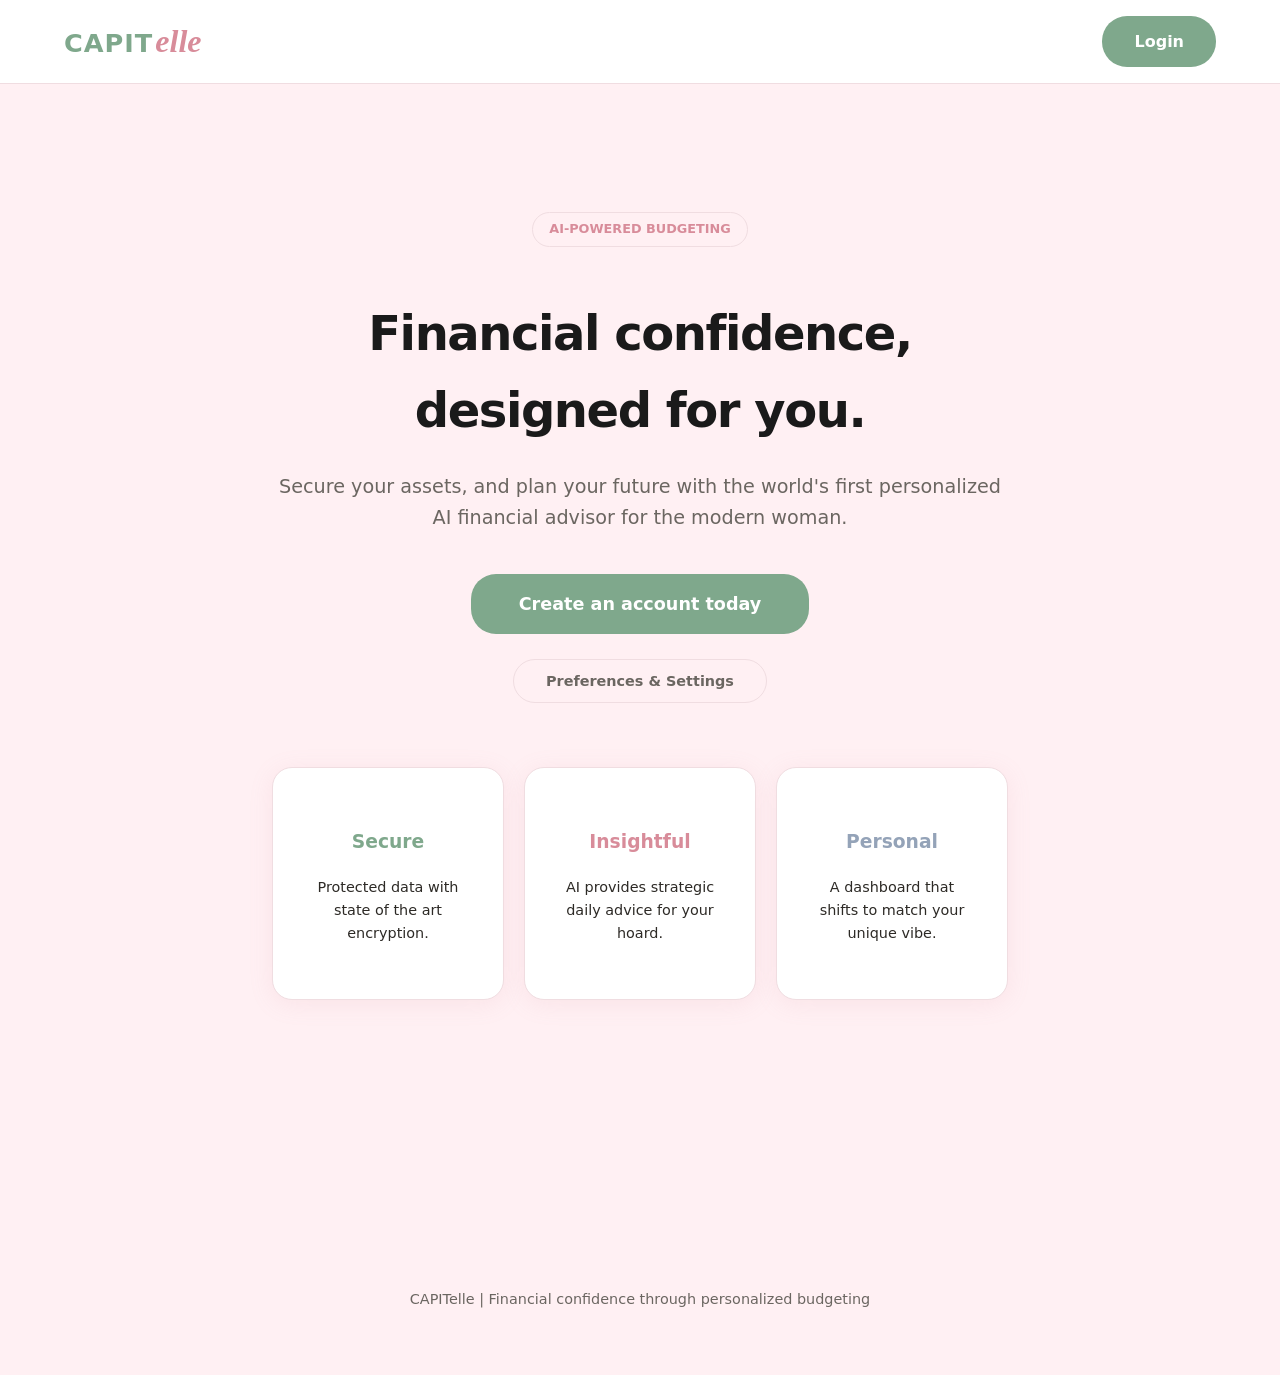
<file: index.html>
<!DOCTYPE html>
<html lang="en">
<head>
    <meta charset="UTF-8">
    <meta name="viewport" content="width=device-width, initial-scale=1.0">
    <title>Welcome | CAPITelle</title>
    <link rel="stylesheet" href="style.css">
    <style>
        /* Simplified Nav for Logout Page */
        .logo { text-decoration: none; font-size: 1.6rem; font-weight: 800; }
        .login-nav { display: flex; justify-content: space-between; align-items: center; padding: 1rem 5%; background: white; border-bottom: 1px solid var(--border); }
        
        .hero-centered { 
            text-align: center; 
            padding: 8rem 2rem; 
            max-width: 800px; 
            margin: 0 auto; 
        }

        .login-btn { 
            background: var(--primary); 
            color: white; 
            padding: 0.8rem 2rem; 
            border-radius: 25px; 
            text-decoration: none; 
            font-weight: 700; 
            transition: 0.3s;
            border: none;
            cursor: pointer;
            display: inline-block;
        }

        /* Style for the new Settings button */
        .secondary-btn {
            background: transparent;
            color: var(--text-muted);
            border: 1px solid var(--border);
            margin-top: 15px;
        }

        .login-btn:hover { opacity: 0.9; transform: translateY(-2px); }
        .secondary-btn:hover { background: #f9fafb; color: var(--primary); border-color: var(--primary); }
        
        .feature-grid { 
            display: grid; 
            grid-template-columns: repeat(3, 1fr); 
            gap: 20px; 
            margin-top: 4rem; 
        }

        .btn-group {
            display: flex;
            flex-direction: column;
            align-items: center;
            gap: 10px;
        }
    </style>
</head>
<body>

<nav class="login-nav">
    <div class="logo">
        <span class="capit">CAPIT</span><span class="elle">elle</span>
    </div>
    <a href="index.html" class="login-btn">Login</a>
</nav>

<div class="container hero-centered">
    <span class="badge">AI-Powered Budgeting</span>
    <h1 style="font-size: 3rem; margin-bottom: 1.5rem;">Financial confidence, <br>designed for you.</h1>
    <p style="font-size: 1.2rem; color: var(--text-muted); margin-bottom: 2.5rem;">
        Secure your assets, and plan your future with the world's first 
        personalized AI financial advisor for the modern woman.
    </p>

    <div class="btn-group">
        <a href="index.html" class="login-btn" style="font-size: 1.1rem; padding: 1rem 3rem;">Create an account today</a>
        <!-- The new Settings button -->
        <a href="settings.html" class="login-btn secondary-btn" style="font-size: 0.9rem; padding: 0.6rem 2rem;">Preferences & Settings</a>
    </div>

    <div class="feature-grid">
        <div class="card" style="text-align: center;">
            <h3 style="color: var(--primary);">Secure</h3>
            <p style="font-size: 0.9rem;">Protected data with state of the art encryption.</p>
        </div>
        <div class="card" style="text-align: center;">
            <h3 style="color: var(--secondary);">Insightful</h3>
            <p style="font-size: 0.9rem;">AI provides strategic daily advice for your hoard.</p>
        </div>
        <div class="card" style="text-align: center;">
            <h3 style="color: #94a3b8;">Personal</h3>
            <p style="font-size: 0.9rem;">A dashboard that shifts to match your unique vibe.</p>
        </div>
    </div>
</div>

<div class="footer" style="margin-top: 4rem;">
    CAPITelle | Financial confidence through personalized budgeting
</div>

</body>
</html>
</file>
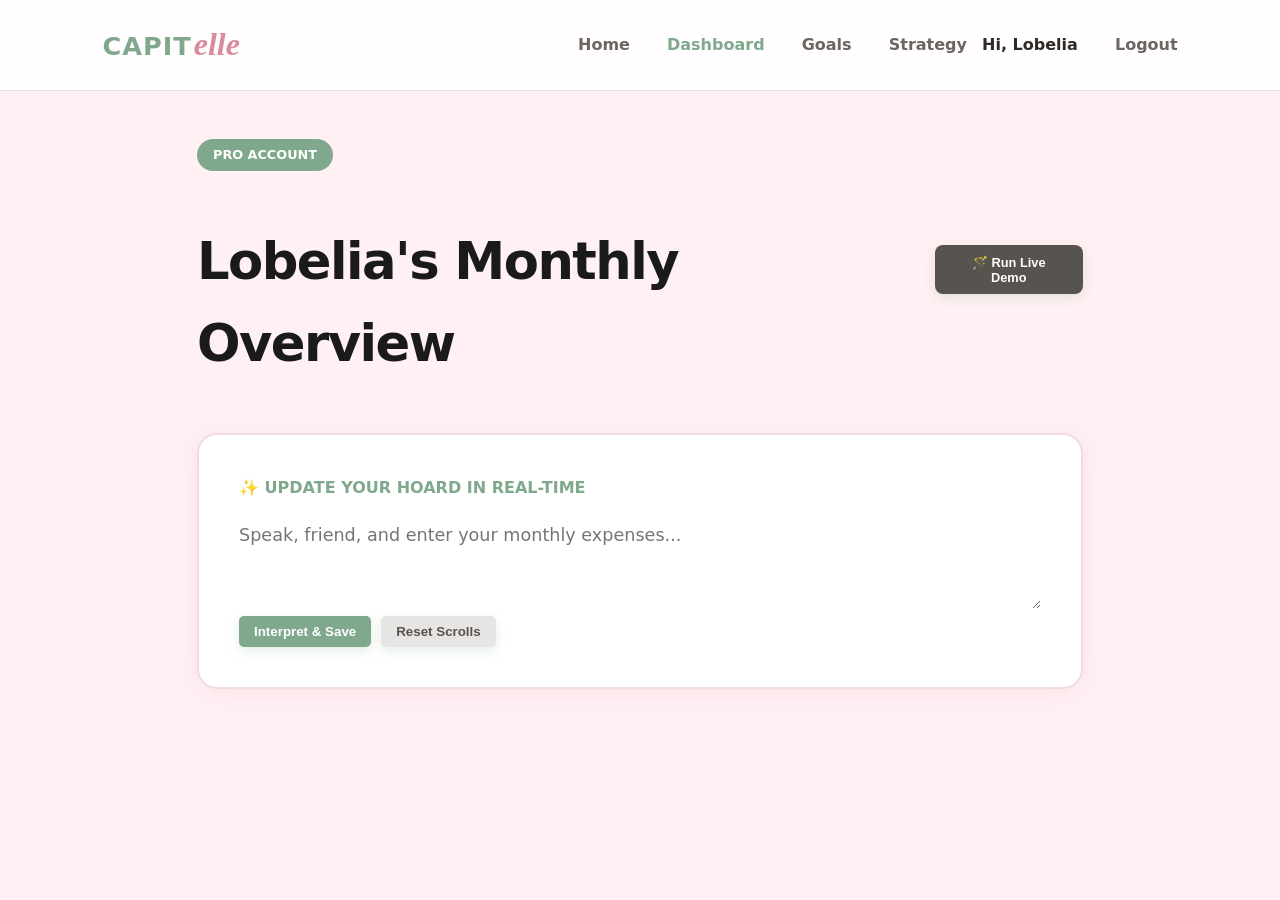
<file: dashboard.html>
<!DOCTYPE html>
<html lang="en">
<head>
    <meta charset="UTF-8">
    <meta name="viewport" content="width=device-width, initial-scale=1.0">
    <title>Dashboard | CAPITelle Pro</title>
    <link rel="stylesheet" href="style.css">
    <style>
        .logo { text-decoration: none; font-size: 1.6rem; font-weight: 800; }
        /* Set initial display to none for the demo transition */
        .main-layout { display: none; grid-template-columns: 1fr 320px; gap: 20px; margin-top: 20px; }
        .split-grid { display: grid; grid-template-columns: 1fr 1fr; gap: 20px; margin-top: 20px; }
        
        .account-card { background: #f9fafb; border: 1px solid var(--border); border-radius: 12px; padding: 15px; margin-bottom: 12px; }
        .account-name { font-size: 0.75rem; color: var(--text-muted); text-transform: uppercase; font-weight: 700; letter-spacing: 0.5px; }
        .account-balance { font-size: 1.2rem; font-weight: 800; color: var(--text-main); margin: 4px 0; }
        .account-type { font-size: 0.7rem; background: #e5e7eb; padding: 2px 8px; border-radius: 10px; display: inline-block; }
        
        .mini-goal-card { background: #fffbeb; border: 2px solid #fcd34d; border-radius: 12px; padding: 15px; margin-top: 20px; display: none; }
        .mini-bar-bg { background: #fef3c7; height: 8px; border-radius: 4px; margin: 10px 0; overflow: hidden; }
        .mini-bar-fill { background: #d4af37; height: 100%; width: 0%; transition: width 1s ease-in-out; }

        .data-list { list-style: none; padding: 0; margin-top: 15px; }
        .data-item { display: flex; justify-content: space-between; padding: 10px 0; border-bottom: 1px dashed var(--border); font-size: 0.95rem; }
        .fixed-text { color: var(--primary); font-weight: 700; }
        .life-text { color: var(--secondary); font-weight: 700; }
        .total-row { margin-top: 15px; padding-top: 10px; border-top: 2px solid var(--border); font-weight: 800; font-size: 1.1rem; }
        
        .demo-btn { background: #57534E; color: white; border: none; padding: 0.6rem 1.2rem; border-radius: 8px; cursor: pointer; font-size: 0.8rem; }
        
        @media (max-width: 1024px) { .main-layout { grid-template-columns: 1fr; } }
    </style>
</head>
<body>
    <nav>
        <a href="index.html" class="logo"><span class="capit">CAPIT</span><span class="elle">elle</span></a>
        <div class="nav-links">
            <a href="landing.html">Home</a>
            <a href="dashboard.html" style="font-weight: 800; color: var(--primary);">Dashboard</a>
            <a href="goals.html">Goals</a>
            <a href="strategy.html">Strategy</a>
            <a href="settings.html" style="font-weight: 800; color: var(--text-main); margin-left: 10px;">Hi, Lobelia</a>
            <a href="index.html" class="logout-btn">Logout</a>
        </div>
    </nav>

    <div class="container">
        <div style="display: flex; justify-content: space-between; align-items: center; margin-bottom: 2rem;">
            <div>
                <span class="badge" style="background: var(--primary); color: white; border: none;">PRO ACCOUNT</span>
                <h1>Lobelia's Monthly Overview</h1>
            </div>
            <button class="demo-btn" onclick="runDemo()">🪄 Run Live Demo</button>
        </div>

        <!-- Input Section Always Visible -->
        <div class="card ai-input-wrapper">
            <label style="font-weight: 700; color: var(--primary); display: block; margin-bottom: 0.5rem;">✨ UPDATE YOUR HOARD IN REAL-TIME</label>
            <textarea id="aiInput" placeholder="Speak, friend, and enter your monthly expenses..."></textarea>
            <div style="display: flex; gap: 10px;">
                <button onclick="runDemo()" style="background: var(--primary); color: white; border: none; padding: 8px 15px; border-radius: 5px; cursor: pointer;">Interpret & Save</button> 
                <button onclick="resetDemo()" style="background: #E7E5E4; color: #57534E; border: none; padding: 8px 15px; border-radius: 5px; cursor: pointer;">Reset Scrolls</button>
            </div>
        </div>

        <!-- Data Display Hidden by Default -->
        <div class="main-layout" id="dashboardContent">
            <div class="content-col">
                <div class="split-grid">
                    <div class="card">
                        <span class="badge">Fixed (Monthly Rations)</span>
                        <ul class="data-list" id="fixedList"></ul>
                        <div class="total-row" id="fixedTotal">Total Fixed: $0</div>
                    </div>
                    
                    <div class="card">
                        <span class="badge" style="color: var(--secondary); border-color: var(--secondary);">Lifestyle & Silverware</span>
                        <ul class="data-list" id="lifeList"></ul>
                        <div class="total-row" id="lifeTotal" style="color: var(--secondary);">Total Lifestyle: $0</div>
                    </div>
                </div>

                <div id="insightCard" class="card" style="border-left: 6px solid var(--primary); margin-top: 20px;">
                    <h3>AI Smart Strategy</h3>
                    <p id="aiInsightText">Load the demo to see if your hoard is safe from the Bagginses.</p>
                </div>
            </div>

            <div class="sidebar-col">
                <h3 style="margin-bottom: 15px;">Linked Accounts</h3>
                <div class="account-card">
                    <div class="account-name">Main Checking</div>
                    <div class="account-balance">$15,420.00</div>
                    <div class="account-type">Sackville Bank</div>
                </div>

                <div class="mini-goal-card" id="miniGoalWidget">
                    <div class="account-name" style="color: #92400e;">Active Quest</div>
                    <div id="miniGoalTitle" style="font-weight: 800; font-size: 1rem; margin: 5px 0;">Reclaiming Bag End</div>
                    <div class="mini-bar-bg"><div id="miniBarFill" class="mini-bar-fill"></div></div>
                    <div style="display: flex; justify-content: space-between; font-size: 0.75rem; font-weight: 700;">
                        <span id="miniCur">$0</span>
                        <span id="miniTar">$15,000</span>
                    </div>
                </div>
            </div>
        </div>
    </div>

    <script>
        window.onload = function() {
            loadDashboard();
        };

        function runDemo() {
            const demoPrompt = "Income is 10000 gold. Rent is 1200, Pony is 350. Monthly meals: Breakfast (600), Second Breakfast (750), Elevenses (450), Luncheon (1200), Afternoon Tea (600), Dinner (1800), and Supper (900). Plus 80 for polish and 200 for umbrellas.";
            document.getElementById('aiInput').value = demoPrompt;
            
            const demoData = {
                fixed: [
                    {label: "Bag End Upkeep", val: -1200}, 
                    {label: "Pony Rental", val: -350},
                    {label: "Breakfast (Mo)", val: -600},
                    {label: "Second Breakfast (Mo)", val: -750},
                    {label: "Elevenses (Mo)", val: -450},
                    {label: "Luncheon (Mo)", val: -1200},
                    {label: "Afternoon Tea (Mo)", val: -600},
                    {label: "Dinner (Mo)", val: -1800},
                    {label: "Supper (Mo)", val: -900}
                ],
                life: [
                    {label: "Silverware Polish", val: -80}, 
                    {label: "Umbrella Collection", val: -200}
                ]
            };

            setTimeout(() => { 
                localStorage.setItem('capitelle_data', JSON.stringify(demoData)); 
                localStorage.setItem('capitelle_savings', 3000); 
                loadDashboard(); 
                document.getElementById('aiInput').value = ""; 
            }, 1000);
        }

        function loadDashboard() {
            const data = JSON.parse(localStorage.getItem('capitelle_data'));
            const content = document.getElementById('dashboardContent');
            const widget = document.getElementById('miniGoalWidget');
            const fList = document.getElementById('fixedList'), lList = document.getElementById('lifeList');
            
            if (!data) {
                content.style.display = "none";
                widget.style.display = "none";
                return;
            }

            // Reveal the layout
            content.style.display = "grid";

            fList.innerHTML = ""; lList.innerHTML = "";
            let fTotal = 0, lTotal = 0;

            data.fixed.forEach(item => { 
                fTotal += Math.abs(item.val); 
                fList.innerHTML += `<li class="data-item"><span>${item.label}</span><span class="fixed-text">$${Math.abs(item.val).toLocaleString()}</span></li>`; 
            });

            data.life.forEach(item => { 
                lTotal += Math.abs(item.val); 
                lList.innerHTML += `<li class="data-item"><span>${item.label}</span><span class="life-text">$${Math.abs(item.val).toLocaleString()}</span></li>`; 
            });

            document.getElementById('fixedTotal').innerText = `Total Fixed: $${fTotal.toLocaleString()}`;
            document.getElementById('lifeTotal').innerText = `Total Lifestyle: $${lTotal.toLocaleString()}`;

            const savings = localStorage.getItem('capitelle_savings');
            if(savings) {
                widget.style.display = "block";
                document.getElementById('miniCur').innerText = `$${parseInt(savings).toLocaleString()}`;
                document.getElementById('miniBarFill').style.width = "20%"; 
                document.getElementById('aiInsightText').innerText = "AI Insight: Your monthly rations are set. You are spending $6,300 on food alone—perhaps cut back on Second Breakfast?";
            }
        }

        function resetDemo() { 
            localStorage.removeItem('capitelle_data'); 
            localStorage.removeItem('capitelle_savings');
            document.getElementById('aiInput').value = "";
            loadDashboard(); 
        }
    </script>
</body>
</html>
</file>
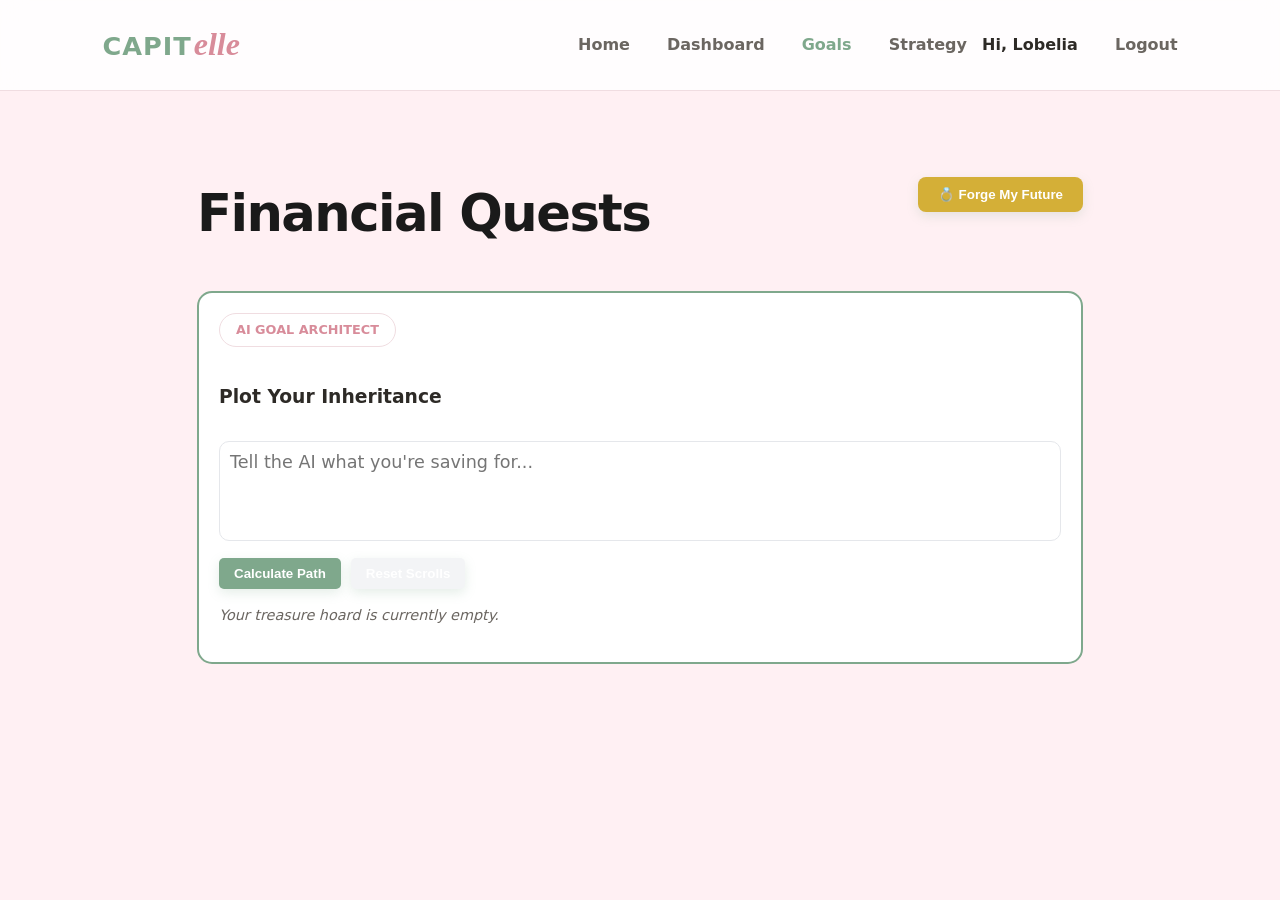
<file: goals.html>
<!DOCTYPE html>
<html lang="en">
<head>
    <meta charset="UTF-8">
    <meta name="viewport" content="width=device-width, initial-scale=1.0">
    <title>Goals | CAPITelle Pro</title>
    <link rel="stylesheet" href="style.css">
    <style>
        .logo { text-decoration: none; font-size: 1.6rem; font-weight: 800; }
        .goals-grid { display: grid; grid-template-columns: 1fr 1fr; gap: 20px; margin-top: 20px; }
        .ai-goal-box { border: 2px solid var(--primary); background: #fff; border-radius: 15px; padding: 20px; grid-column: span 2; }
        .ai-input { width: 100%; height: 80px; border: 1px solid #e5e7eb; border-radius: 10px; padding: 10px; margin: 10px 0; font-family: inherit; resize: none; }
        #questLogContainer { display: contents; }
        .goal-card { background: white; padding: 20px; border-radius: 15px; border: 1px solid var(--border); animation: slideIn 0.5s ease-out forwards; }
        @keyframes slideIn { from { opacity: 0; transform: translateY(20px); } to { opacity: 1; transform: translateY(0); } }
        .progress-track { background: #f3f4f6; height: 10px; border-radius: 10px; margin: 15px 0; overflow: hidden; }
        .progress-bar { height: 100%; width: 0%; transition: width 1.5s ease-in-out; }
        .demo-btn-gold { background: #D4AF37; color: white; border: none; padding: 10px 20px; border-radius: 8px; cursor: pointer; font-weight: 700; margin-bottom: 20px; }
        .quest-log-header { grid-column: span 2; margin-top: 20px; border-bottom: 2px solid #e5e7eb; padding-bottom: 10px; color: var(--text-main); display: none; }
        @media (max-width: 768px) { .goals-grid { grid-template-columns: 1fr; } .ai-goal-box { grid-column: span 1; } }
    </style>
</head>
<body>
    <nav>
        <a href="index.html" class="logo"><span class="capit">CAPIT</span><span class="elle">elle</span></a>
        <div class="nav-links">
            <a href="index.html">Home</a>
            <a href="dashboard.html">Dashboard</a>
            <a href="goals.html" style="font-weight: 800; color: var(--primary);">Goals</a>
            <a href="strategy.html">Strategy</a>
            <a href="settings.html" style="font-weight: 800; color: var(--text-main); margin-left: 10px;">Hi, Lobelia</a>
            <a href="logout.html" class="logout-btn">Logout</a>
        </div>
    </nav>
    <div class="container">
        <div style="display: flex; justify-content: space-between; align-items: center; margin-bottom: 1rem;">
            <h1>Financial Quests</h1>
            <button class="demo-btn-gold" onclick="runGoalDemo()">💍 Forge My Future</button>
        </div>

        <div class="goals-grid">
            <div class="ai-goal-box">
                <span class="badge">AI Goal Architect</span>
                <h3>Plot Your Inheritance</h3>
                <textarea id="aiGoalInput" class="ai-input" placeholder="Tell the AI what you're saving for..."></textarea>
                <div style="display: flex; gap: 10px;">
                    <button onclick="runGoalDemo()" style="background: var(--primary); color: white; border: none; padding: 8px 15px; border-radius: 5px; cursor: pointer;">Calculate Path</button>
                    <button onclick="resetGoals()" style="background: #f3f4f6; border: none; padding: 8px 15px; border-radius: 5px; cursor: pointer;">Reset Scrolls</button>
                </div>
                <p id="aiGoalInsight" style="margin-top: 15px; font-size: 0.9rem; color: var(--text-muted); font-style: italic;">Your treasure hoard is currently empty.</p>
            </div>

            <h2 id="questHeader" class="quest-log-header">Active Quest Log</h2>
            <div id="questLogContainer"></div>
        </div>
    </div>

    <script>
        // PERSISTENCE LOGIC: Check if demo already ran
        window.onload = function() {
            if (localStorage.getItem('capitelle_savings')) {
                renderGoalCards();
            }
        };

        function createGoalCard(title, current, target, badgeText, color, eta = "") {
            const pct = (current / target) * 100;
            const etaHtml = eta ? `<p style="font-size: 0.8rem; color: var(--text-muted);">${eta}</p>` : "";
            return `
                <div class="goal-card" style="border-left: 5px solid ${color}">
                    <span class="badge" style="color: ${color}; border-color: ${color};">${badgeText}</span>
                    <h3>${title}</h3>
                    <div style="display: flex; justify-content: space-between; margin-top: 20px;">
                        <span>$${current.toLocaleString()}</span>
                        <span style="font-weight: 700;">$${target.toLocaleString()}</span>
                    </div>
                    <div class="progress-track"><div class="progress-bar" style="background: ${color}; width: ${pct}%"></div></div>
                    ${etaHtml}
                </div>`;
        }

        function runGoalDemo() {
            const input = document.getElementById('aiGoalInput');
            input.value = "I want to reclaim Bag End (15,000 gold). I have 3,000 gold. Also need silverware (800) and an umbrella (25,000).";

            setTimeout(() => {
                localStorage.setItem('capitelle_savings', 3000); 
                renderGoalCards();
                input.value = "";
            }, 1000);
        }

        function renderGoalCards() {
            document.getElementById('questLogContainer').innerHTML = "";
            document.getElementById('questHeader').style.display = "block";
            
            const goals = [
                { t: "Reclaiming Bag End", c: 3000, tg: 15000, b: "Main Quest", col: "#D4AF37", e: "ETA: 14 months" },
                { t: "Silverware Restoration", c: 650, tg: 800, b: "Side Quest", col: "var(--secondary)", e: "" },
                { t: "Dragon-Proofing", c: 2500, tg: 5000, b: "Shield Guard", col: "#ef4444", e: "" },
                { t: "The Mithril Umbrella", c: 500, tg: 25000, b: "Legendary", col: "#8b5cf6", e: "" }
            ];

            goals.forEach(g => { 
                document.getElementById('questLogContainer').innerHTML += createGoalCard(g.t, g.c, g.tg, g.b, g.col, g.e); 
            });

            document.getElementById('aiGoalInsight').innerHTML = "AI Insight: Your hoard is synced across all scrolls.";
        }

        function resetGoals() {
            localStorage.removeItem('capitelle_savings');
            document.getElementById('questLogContainer').innerHTML = "";
            document.getElementById('questHeader').style.display = "none";
            document.getElementById('aiGoalInput').value = "";
            document.getElementById('aiGoalInsight').innerText = "The scrolls have been burned.";
        }
    </script>
</body>
</html>
</file>
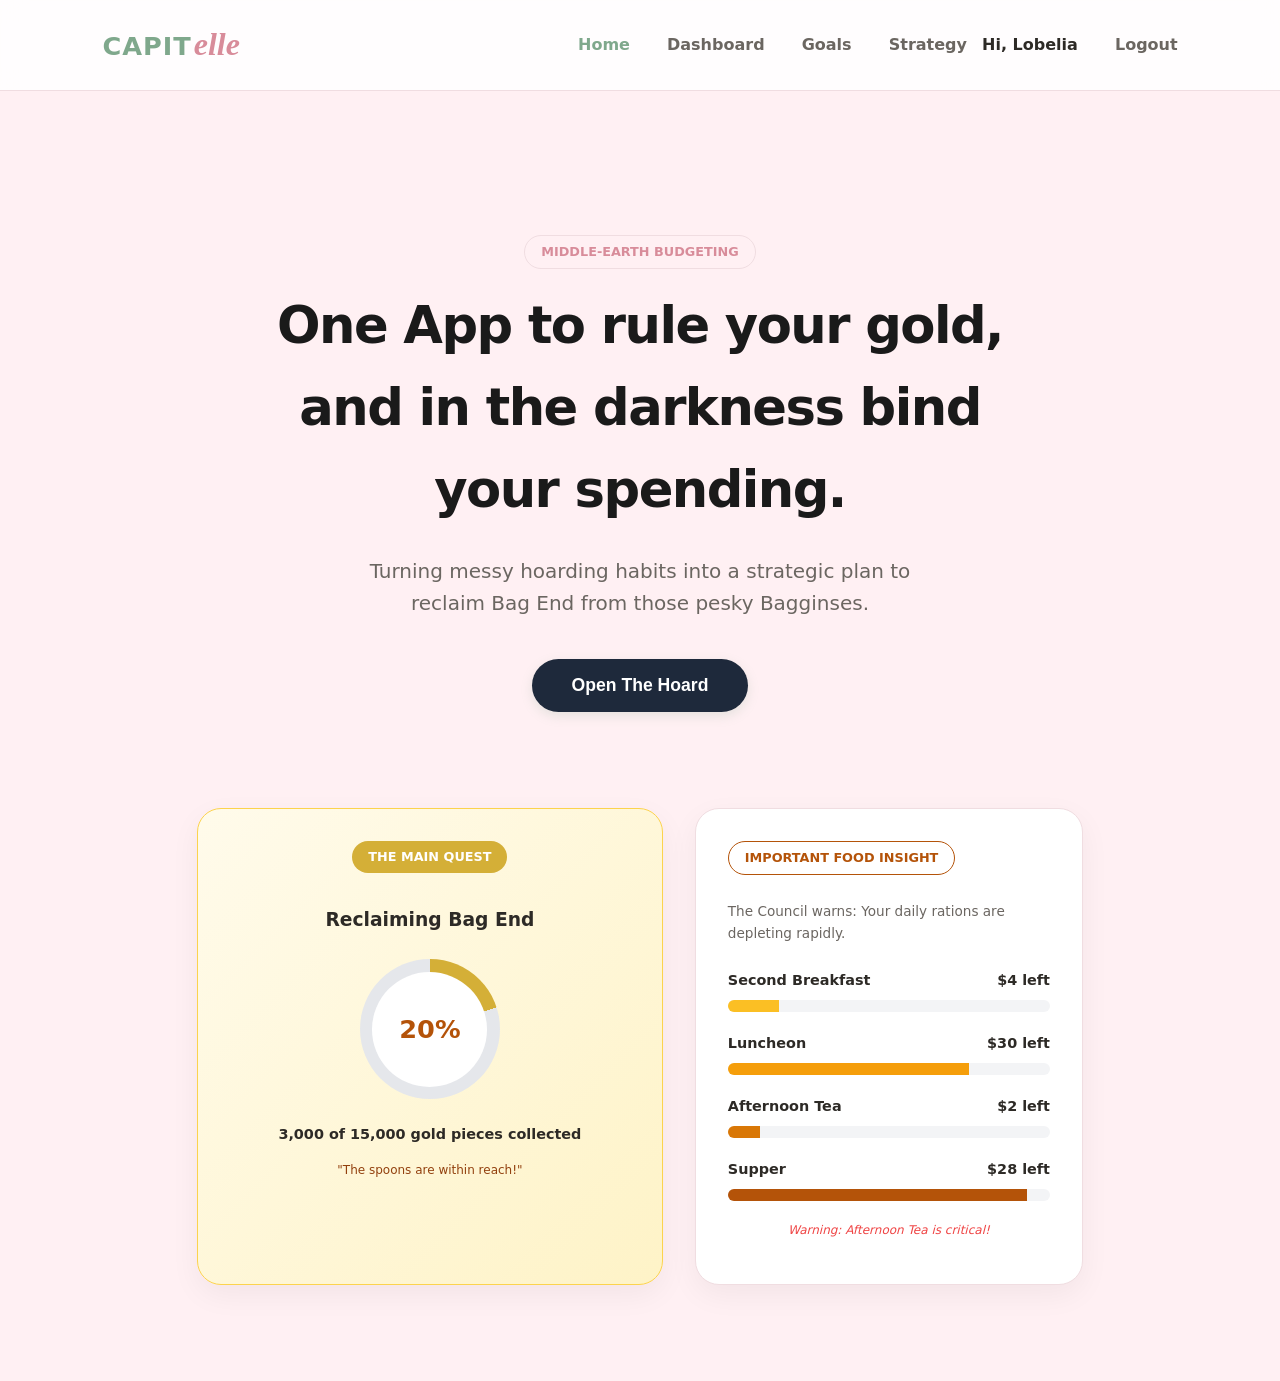
<file: landing.html>
<!DOCTYPE html>
<html lang="en">
<head>
    <meta charset="UTF-8">
    <meta name="viewport" content="width=device-width, initial-scale=1.0">
    <title>CAPITelle | AI Personal Finance</title>
    <link rel="stylesheet" href="style.css">
    <style>
        .logo { text-decoration: none; font-size: 1.6rem; font-weight: 800; }
        .preview-section { display: grid; grid-template-columns: 1.2fr 1fr; gap: 2rem; margin: 6rem 0; align-items: start; text-align: left; }
        .preview-card { background: white; padding: 2rem; border-radius: 24px; box-shadow: 0 10px 30px rgba(0,0,0,0.05); border: 1px solid var(--border); height: 100%; }
        .preview-label { display: flex; justify-content: space-between; font-weight: 600; font-size: 0.9rem; margin-bottom: 8px; }
        .preview-bar { background: #f3f4f6; height: 12px; border-radius: 10px; margin-bottom: 20px; overflow: hidden; }
        .preview-fill { height: 100%; width: 0%; transition: width 2s cubic-bezier(0.1, 0.5, 0.1, 1); }
        
        /* THEMED WIDGET */
        .savings-widget { background: linear-gradient(135deg, #fffbeb 0%, #fef3c7 100%); border: 1px solid #fcd34d; text-align: center; }
        .circular-progress { width: 140px; height: 140px; border-radius: 50%; background: conic-gradient(#D4AF37 0deg, #e5e7eb 0deg); display: flex; align-items: center; justify-content: center; margin: 1.5rem auto; position: relative; transition: 1s; }
        .circular-progress::before { content: ""; position: absolute; width: 115px; height: 115px; background: white; border-radius: 50%; }
        .percentage-val { position: relative; font-weight: 800; font-size: 1.6rem; color: #b45309; }
        
        @media (max-width: 900px) { .preview-section { grid-template-columns: 1fr; } }
    </style>
</head>
<body>
    <nav>
        <a href="index.html" class="logo"><span class="capit">CAPIT</span><span class="elle">elle</span></a>
        <div class="nav-links">
            <a href="landing.html" style="font-weight: 800; color: var(--primary);">Home</a>
            <a href="dashboard.html">Dashboard</a>
            <a href="goals.html">Goals</a>
            <a href="strategy.html">Strategy</a>
            <a href="settings.html" style="font-weight: 800; color: var(--text-main); margin-left: 10px;">Hi, Lobelia</a>
            <a href="index.html" class="logout-btn">Logout</a>
        </div>
    </nav>

    <div class="container" style="text-align: center; padding-top: 6rem;">
        <span class="badge">Middle-Earth Budgeting</span>
        <h1 style="max-width: 800px; margin: 0 auto;">One App to rule your gold, <br>and in the darkness bind your spending.</h1>
        <p style="font-size: 1.25rem; color: var(--text-muted); max-width: 600px; margin: 1.5rem auto 2.5rem;">Turning messy hoarding habits into a strategic plan to reclaim Bag End from those pesky Bagginses.</p>
        <a href="dashboard.html"><button style="font-size: 1.1rem; padding: 1rem 2.5rem; background-color: #1e293b;">Open The Hoard</button></a>

        <div class="preview-section">
            <!-- REFLECTS THE GOALS PROMPT (3000 / 15000) -->
            <div class="preview-card savings-widget">
                <span class="badge" style="background: #D4AF37; color: white; border: none;">The Main Quest</span>
                <h3 style="margin-top: 1rem;">Reclaiming Bag End</h3>
                <div class="circular-progress" id="circle"><span class="percentage-val" id="totalPercent">20%</span></div>
                <p id="savingsStatus" style="font-size: 0.9rem; color: var(--text-main); font-weight: 600;">3,000 of 15,000 gold pieces collected</p>
                <p style="font-size: 0.75rem; color: #92400e; margin-top: 5px;">"The spoons are within reach!"</p>
            </div>

            <!-- IMPORTANT INSIGHTS (FOOD FOCUSED) -->
            <div class="preview-card">
                <span class="badge" style="color: #b45309; border-color: #b45309;">Important Food Insight</span>
                <p style="font-size: 0.85rem; margin-top: 10px; color: var(--text-muted);">The Council warns: Your daily rations are depleting rapidly.</p>
                <div style="margin-top: 1.5rem;">
                    <div class="preview-label"><span>Second Breakfast</span><span>$4 left</span></div>
                    <div class="preview-bar"><div id="pBar1" class="preview-fill" style="background: #fbbf24;"></div></div>
                    
                    <div class="preview-label"><span>Luncheon</span><span>$30 left</span></div>
                    <div class="preview-bar"><div id="pBar2" class="preview-fill" style="background: #f59e0b;"></div></div>
                    
                    <div class="preview-label"><span>Afternoon Tea</span><span>$2 left</span></div>
                    <div class="preview-bar"><div id="pBar3" class="preview-fill" style="background: #d97706;"></div></div>
                    
                    <div class="preview-label"><span>Supper</span><span>$28 left</span></div>
                    <div class="preview-bar"><div id="pBar4" class="preview-fill" style="background: #b45309;"></div></div>
                </div>
                <p style="font-size: 0.75rem; font-style: italic; text-align: center; color: #ef4444;">Warning: Afternoon Tea is critical!</p>
            </div>
        </div>
    </div>

    <script>
        window.onload = function() {
            // Set the circular progress for the Quest (20%)
            const percent = 20;
            const deg = percent * 3.6;
            document.getElementById('circle').style.background = `conic-gradient(#D4AF37 ${deg}deg, #e5e7eb ${deg}deg)`;

            // Animate the food bars
            setTimeout(() => {
                document.getElementById('pBar1').style.width = "16%"; // $4/$25
                document.getElementById('pBar2').style.width = "75%"; // $30/$40
                document.getElementById('pBar3').style.width = "10%"; // $2/$20
                document.getElementById('pBar4').style.width = "93%"; // $28/$30
            }, 500);
        }
    </script>
</body>
</html>
</file>
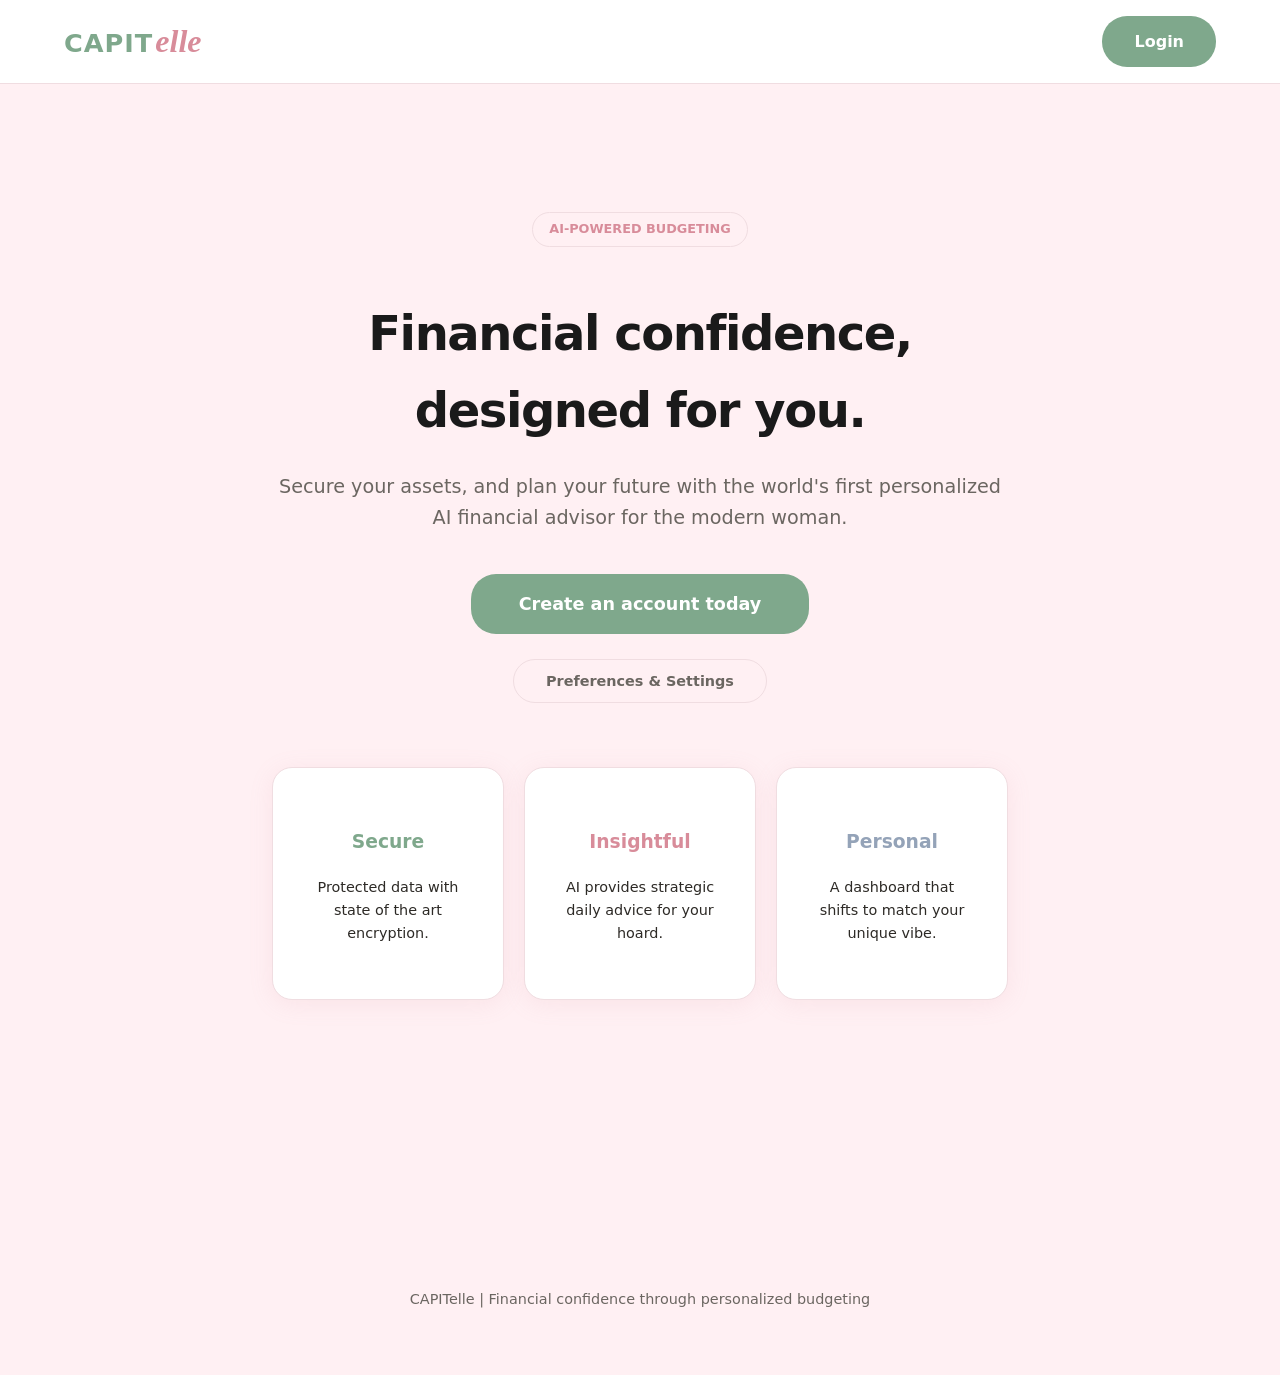
<file: logout.html>
<!DOCTYPE html>
<html lang="en">
<head>
    <meta charset="UTF-8">
    <meta name="viewport" content="width=device-width, initial-scale=1.0">
    <title>Welcome | CAPITelle</title>
    <link rel="stylesheet" href="style.css">
    <style>
        /* Simplified Nav for Logout Page */
        .logo { text-decoration: none; font-size: 1.6rem; font-weight: 800; }
        .login-nav { display: flex; justify-content: space-between; align-items: center; padding: 1rem 5%; background: white; border-bottom: 1px solid var(--border); }
        
        .hero-centered { 
            text-align: center; 
            padding: 8rem 2rem; 
            max-width: 800px; 
            margin: 0 auto; 
        }

        .login-btn { 
            background: var(--primary); 
            color: white; 
            padding: 0.8rem 2rem; 
            border-radius: 25px; 
            text-decoration: none; 
            font-weight: 700; 
            transition: 0.3s;
            border: none;
            cursor: pointer;
            display: inline-block;
        }

        /* Style for the new Settings button */
        .secondary-btn {
            background: transparent;
            color: var(--text-muted);
            border: 1px solid var(--border);
            margin-top: 15px;
        }

        .login-btn:hover { opacity: 0.9; transform: translateY(-2px); }
        .secondary-btn:hover { background: #f9fafb; color: var(--primary); border-color: var(--primary); }
        
        .feature-grid { 
            display: grid; 
            grid-template-columns: repeat(3, 1fr); 
            gap: 20px; 
            margin-top: 4rem; 
        }

        .btn-group {
            display: flex;
            flex-direction: column;
            align-items: center;
            gap: 10px;
        }
    </style>
</head>
<body>

<nav class="login-nav">
    <div class="logo">
        <span class="capit">CAPIT</span><span class="elle">elle</span>
    </div>
    <a href="index.html" class="login-btn">Login</a>
</nav>

<div class="container hero-centered">
    <span class="badge">AI-Powered Budgeting</span>
    <h1 style="font-size: 3rem; margin-bottom: 1.5rem;">Financial confidence, <br>designed for you.</h1>
    <p style="font-size: 1.2rem; color: var(--text-muted); margin-bottom: 2.5rem;">
        Secure your assets, and plan your future with the world's first 
        personalized AI financial advisor for the modern woman.
    </p>

    <div class="btn-group">
        <a href="index.html" class="login-btn" style="font-size: 1.1rem; padding: 1rem 3rem;">Create an account today</a>
        <!-- The new Settings button -->
        <a href="settings.html" class="login-btn secondary-btn" style="font-size: 0.9rem; padding: 0.6rem 2rem;">Preferences & Settings</a>
    </div>

    <div class="feature-grid">
        <div class="card" style="text-align: center;">
            <h3 style="color: var(--primary);">Secure</h3>
            <p style="font-size: 0.9rem;">Protected data with state of the art encryption.</p>
        </div>
        <div class="card" style="text-align: center;">
            <h3 style="color: var(--secondary);">Insightful</h3>
            <p style="font-size: 0.9rem;">AI provides strategic daily advice for your hoard.</p>
        </div>
        <div class="card" style="text-align: center;">
            <h3 style="color: #94a3b8;">Personal</h3>
            <p style="font-size: 0.9rem;">A dashboard that shifts to match your unique vibe.</p>
        </div>
    </div>
</div>

<div class="footer" style="margin-top: 4rem;">
    CAPITelle | Financial confidence through personalized budgeting
</div>

</body>
</html>
</file>
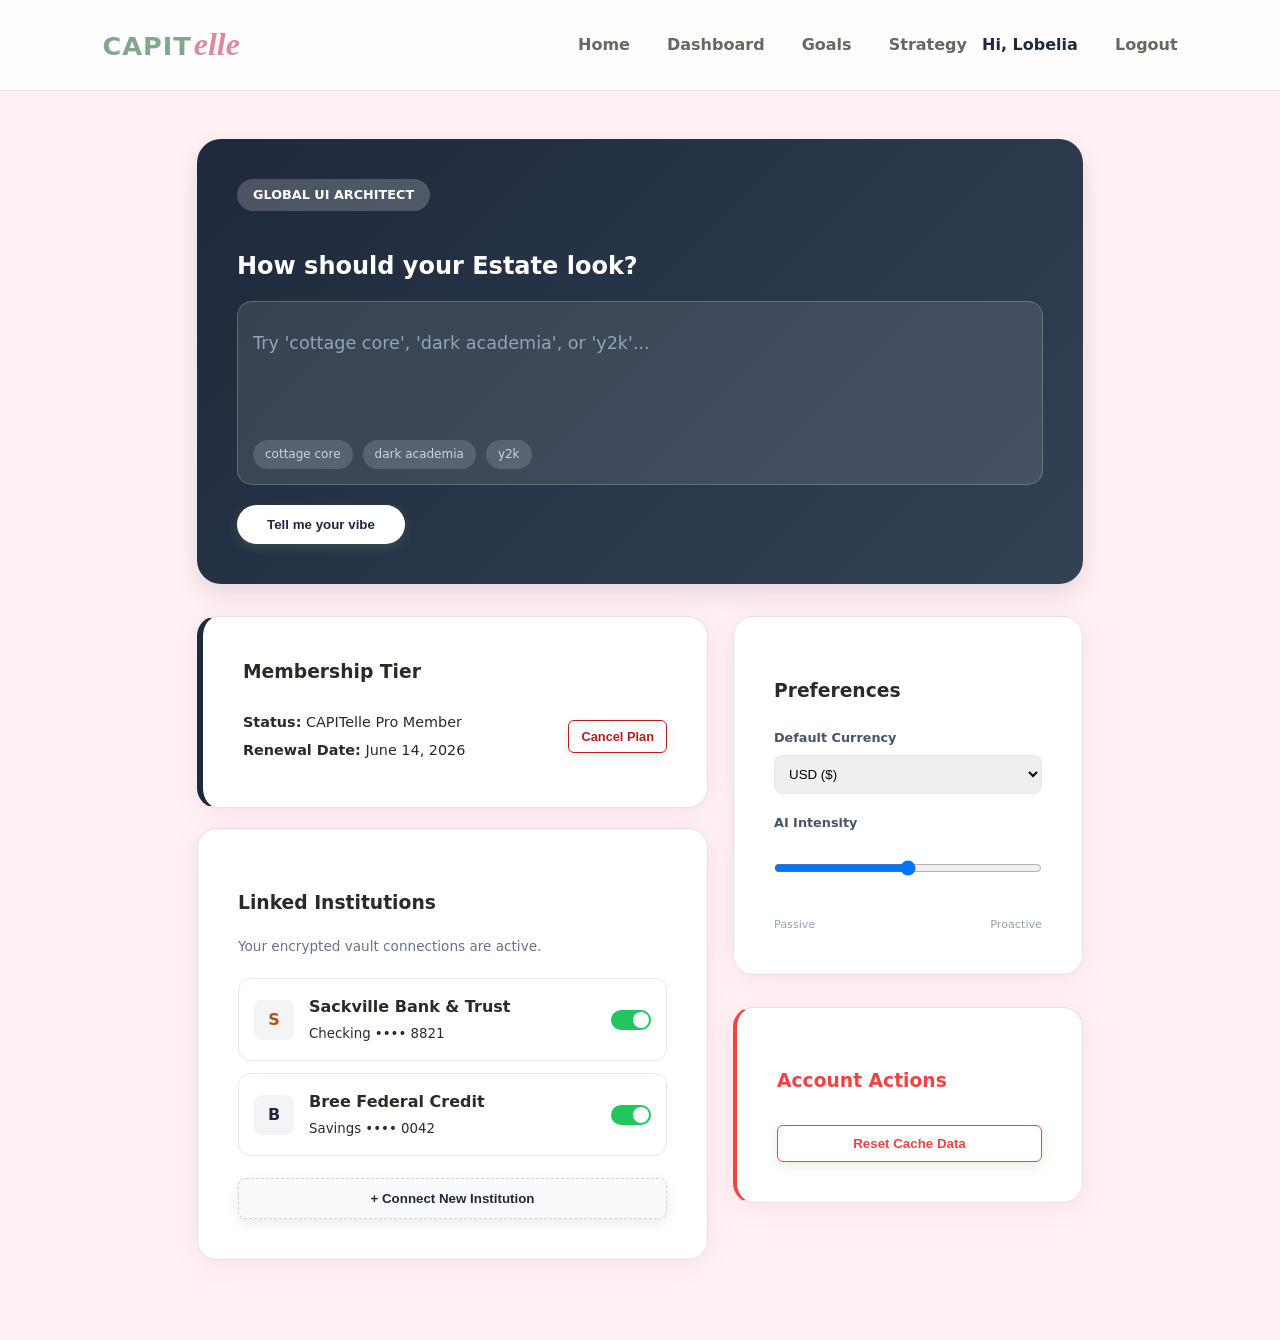
<file: settings.html>
<!DOCTYPE html>
<html lang="en">
<head>
    <meta charset="UTF-8">
    <meta name="viewport" content="width=device-width, initial-scale=1.0">
    <title>Settings | CAPITelle Pro</title>
    <link rel="stylesheet" href="style.css">
    <style>
        .logo { text-decoration: none; font-size: 1.6rem; font-weight: 800; }
        .settings-grid { display: grid; grid-template-columns: 1fr 350px; gap: 25px; margin-top: 2rem; }
        
        /* AI CONFIG PROMPT SECTION */
        .ai-config-box { 
            background: linear-gradient(135deg, #1e293b 0%, #334155 100%); 
            color: white; 
            padding: 2.5rem; 
            border-radius: 24px; 
            margin-bottom: 2rem;
            box-shadow: 0 10px 25px rgba(0,0,0,0.1);
        }
        .ai-config-box h2 { color: white; margin-bottom: 1rem; }
        .config-input-area { background: rgba(255,255,255,0.1); border-radius: 15px; padding: 15px; border: 1px solid rgba(255,255,255,0.2); }
        .config-input-area textarea { 
            width: 100%; 
            background: transparent; 
            border: none; 
            color: white; 
            font-family: inherit; 
            font-size: 1.1rem; 
            height: 80px;
            resize: none; 
            outline: none;
        }
        .config-input-area textarea::placeholder { color: #94a3b8; }
        .example-tags { margin-top: 15px; display: flex; gap: 10px; flex-wrap: wrap; }
        .tag { font-size: 0.75rem; background: rgba(255,255,255,0.15); padding: 5px 12px; border-radius: 20px; color: #cbd5e1; cursor: pointer; transition: 0.3s; }
        .tag:hover { background: #64748b; color: white; }

        /* BANK CONNECTION CARDS */
        .bank-card { 
            display: flex; 
            align-items: center; 
            justify-content: space-between; 
            padding: 15px; 
            border: 1px solid #e2e8f0; 
            border-radius: 12px; 
            margin-bottom: 12px; 
        }
        .bank-info { display: flex; gap: 15px; align-items: center; }
        .bank-icon { width: 40px; height: 40px; background: #f3f4f6; border-radius: 8px; display: flex; align-items: center; justify-content: center; font-weight: 800; }
        
        .toggle { width: 40px; height: 20px; background: #cbd5e1; border-radius: 20px; position: relative; cursor: pointer; }
        .toggle.active { background: #22c55e; }
        .toggle::before { content: ""; position: absolute; width: 16px; height: 16px; background: white; border-radius: 50%; top: 2px; left: 2px; transition: 0.3s; }
        .toggle.active::before { left: 22px; }

        @media (max-width: 900px) { .settings-grid { grid-template-columns: 1fr; } }
    </style>
</head>
<body>
    <nav>
        <a href="landing.html" class="logo"><span class="capit">CAPIT</span><span class="elle">elle</span></a>
        <div class="nav-links">
            <a href="landing.html">Home</a>
            <a href="dashboard.html">Dashboard</a>
            <a href="goals.html">Goals</a>
            <a href="strategy.html">Strategy</a>
            <a href="settings.html" style="font-weight: 800; color: #1e293b; margin-left: 10px;">Hi, Lobelia</a>
            <a href="index.html" class="logout-btn" onclick="localStorage.clear()">Logout</a>
        </div>
    </nav>

    <div class="container">
        <!-- AI CONFIG PROMINENT AT TOP -->
        <div class="ai-config-box">
            <span class="badge" style="background: rgba(255,255,255,0.2); border: none; color: white;">Global UI Architect</span>
            <h2>How should your Estate look?</h2>
            <div class="config-input-area">
                <textarea id="vibeInput" placeholder="Try 'cottage core', 'dark academia', or 'y2k'..."></textarea>
                <div class="example-tags">
                    <span class="tag" onclick="useTag('cottage core')">cottage core</span>
                    <span class="tag" onclick="useTag('dark academia')">dark academia</span>
                    <span class="tag" onclick="useTag('y2k')">y2k</span>
                </div>
            </div>
            <button onclick="applyVibe()" style="margin-top: 20px; background: white; color: #1e293b; border: none; padding: 12px 30px; border-radius: 30px; font-weight: 700; cursor: pointer;">Tell me your vibe</button>
        </div>

        <div class="settings-grid">
            <div class="main-settings-col">
                <!-- Estate Membership Section -->
                <div class="card" style="margin-bottom: 20px; border-left: 6px solid #1e293b;">
                    <h3 style="margin-top: 0;">Membership Tier</h3>
                    <div style="display: flex; justify-content: space-between; align-items: center;">
                        <div>
                            <p style="margin: 5px 0; font-size: 0.9rem;">
                                <strong>Status:</strong> CAPITelle Pro Member
                            </p>
                            <p style="margin: 5px 0; font-size: 0.9rem;">
                                <strong>Renewal Date:</strong> June 14, 2026
                            </p>
                        </div>
                        <button onclick="confirmUnsubscribe()" style="background: transparent; color: #b91c1c; border: 1px solid #b91c1c; padding: 8px 12px; border-radius: 6px; cursor: pointer; font-size: 0.8rem;">
                            Cancel Plan
                        </button>
                    </div>
                </div>

                <!-- BANK CONNECTION DASHBOARD -->
                <div class="card">
                    <h3>Linked Institutions</h3>
                    <p style="color: #64748b; font-size: 0.85rem; margin-bottom: 20px;">Your encrypted vault connections are active.</p>
                    
                    <div class="bank-card">
                        <div class="bank-info">
                            <div class="bank-icon" style="color: #b45309;">S</div>
                            <div><b>Sackville Bank & Trust</b><br><small>Checking •••• 8821</small></div>
                        </div>
                        <div class="toggle active"></div>
                    </div>

                    <div class="bank-card">
                        <div class="bank-info">
                            <div class="bank-icon" style="color: #1e293b;">B</div>
                            <div><b>Bree Federal Credit</b><br><small>Savings •••• 0042</small></div>
                        </div>
                        <div class="toggle active"></div>
                    </div>

                    <button style="width: 100%; background: #f8fafc; color: #1e293b; border: 1px dashed #cbd5e1; margin-top: 10px; padding: 12px; border-radius: 8px; cursor: pointer; font-weight: 600;">+ Connect New Institution</button>
                </div>
            </div>

            <!-- OTHER PREFERENCES -->
            <div>
                <div class="card">
                    <h3>Preferences</h3>
                    <div style="margin-top: 15px;">
                        <label style="font-size: 0.8rem; font-weight: 700; color: #475569;">Default Currency</label>
                        <select style="width: 100%; padding: 10px; border: 1px solid #e2e8f0; border-radius: 8px; margin-top: 5px; margin-bottom: 15px;">
                            <option>USD ($)</option>
                            <option>EUR (€)</option>
                            <option>GBP (£)</option>
                            <option>Gold Pieces (GP)</option>
                        </select>

                        <label style="font-size: 0.8rem; font-weight: 700; color: #475569;">AI Intensity</label>
                        <input type="range" style="width: 100%; margin-top: 10px;">
                        <div style="display: flex; justify-content: space-between; font-size: 0.7rem; color: #94a3b8; margin-top: 5px;">
                            <span>Passive</span>
                            <span>Proactive</span>
                        </div>
                    </div>
                </div>
            
                <div class="card" style="margin-top: 20px; border-left: 4px solid #ef4444;">
                    <h3 style="color: #ef4444;">Account Actions</h3>
                    <button onclick="localStorage.clear(); location.reload();" style="background: transparent; border: 1px solid #ef4444; color: #ef4444; width: 100%; margin-top: 10px; padding: 10px; border-radius: 6px; cursor: pointer; font-weight: 600;">Reset Cache Data</button>
                </div>
            </div>
        </div>
    </div>

    <script>
        function useTag(text) {
            document.getElementById('vibeInput').value = text;
        }

        function applyVibe() {
            const vibe = document.getElementById('vibeInput').value.toLowerCase();
            
            if (vibe.includes('cottage core')) {
                window.location.href = 'vibe_cottage.html';
            } else if (vibe.includes('dark academia')) {
                window.location.href = 'vibe_academia.html';
            } else if (vibe.includes('y2k')) {
                window.location.href = 'vibe_y2k.html';
            } else {
                alert("The AI Architect is searching for that specific vibe. Try 'cottage core', 'dark academia', or 'y2k' for the preview demo!");
            }
        }

        function confirmUnsubscribe() {
            if (confirm("Are you sure you want to cancel your Pro membership?")) {
                window.location.href = "logout_2.html"; 
            }
        }

        document.querySelectorAll('.toggle').forEach(t => {
            t.onclick = function() { this.classList.toggle('active'); }
        });
    </script>
</body>
</html>
</file>
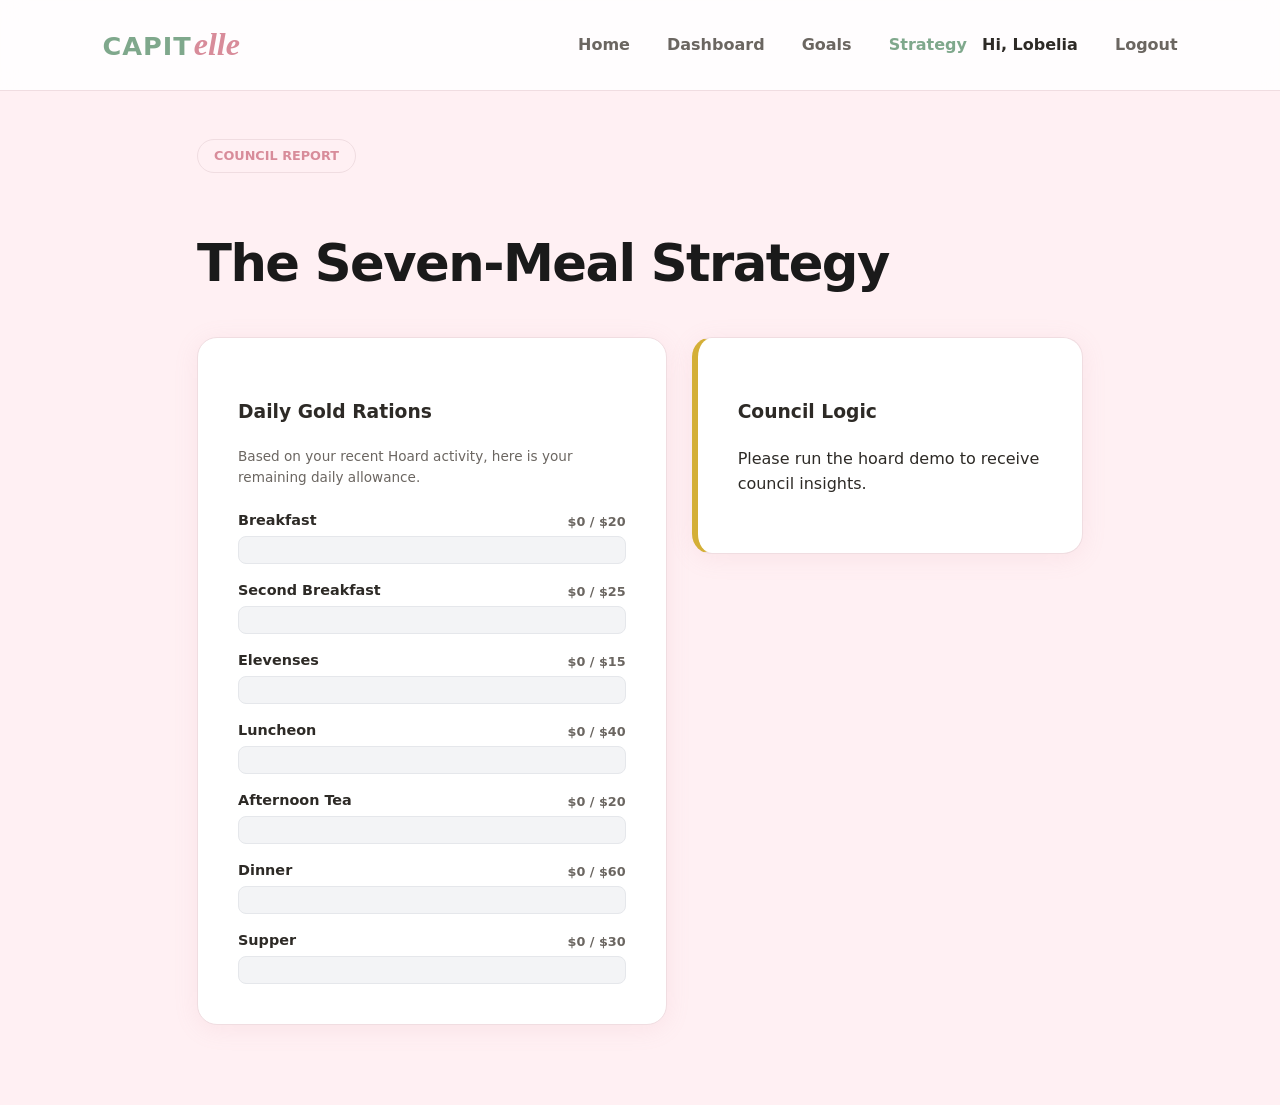
<file: strategy.html>
<!DOCTYPE html>
<html lang="en">
<head>
    <meta charset="UTF-8">
    <meta name="viewport" content="width=device-width, initial-scale=1.0">
    <title>Strategy | CAPITelle Pro</title>
    <link rel="stylesheet" href="style.css">
    <style>
        .logo { text-decoration: none; font-size: 1.6rem; font-weight: 800; }
        .strategy-row { display: grid; grid-template-columns: 1.2fr 1fr; gap: 25px; margin-top: 2rem; }
        
        /* MEAL GRID STYLES */
        .meal-log { display: flex; flex-direction: column; gap: 15px; }
        .meal-label-row { display: flex; justify-content: space-between; align-items: flex-end; margin-bottom: 4px; }
        .meal-name { font-weight: 700; font-size: 0.9rem; color: var(--text-main); }
        .meal-gold { font-size: 0.8rem; font-weight: 600; color: var(--text-muted); }

        .allowance-bar { background: #f3f4f6; height: 28px; border-radius: 8px; overflow: hidden; position: relative; border: 1px solid #e5e7eb; }
        .allowance-fill { height: 100%; width: 0%; transition: width 1.5s cubic-bezier(0.34, 1.56, 0.64, 1); }
        .allowance-text { position: absolute; width: 100%; text-align: center; line-height: 28px; font-size: 0.75rem; font-weight: 800; color: #374151; }
        
        .step-card { border-left: 4px solid #D4AF37; padding-left: 20px; margin-bottom: 20px; }
        
        /* Specific Meal Colors */
        .bg-breakfast { background: #fbbf24; }
        .bg-elevenses { background: #f59e0b; }
        .bg-tea { background: #d97706; }
        .bg-dinner { background: #b45309; }

        @media (max-width: 900px) { .strategy-row { grid-template-columns: 1fr; } }
    </style>
</head>
<body>
    <nav>
        <a href="index.html" class="logo"><span class="capit">CAPIT</span><span class="elle">elle</span></a>
        <div class="nav-links">
            <a href="index.html">Home</a>
            <a href="dashboard.html">Dashboard</a>
            <a href="goals.html">Goals</a>
            <a href="strategy.html" style="font-weight: 800; color: var(--primary);">Strategy</a>
            <a href="settings.html" style="font-weight: 800; color: var(--text-main); margin-left: 10px;">Hi, Lobelia</a>
            <a href="logout.html" class="logout-btn">Logout</a>
        </div>
    </nav>

    <div class="container">
        <span class="badge">Council Report</span>
        <h1>The Seven-Meal Strategy</h1>

        <div class="strategy-row">
            <!-- MEAL BARS SECTION -->
            <div class="card">
                <h3>Daily Gold Rations</h3>
                <p style="font-size: 0.85rem; color: var(--text-muted); margin-bottom: 20px;">
                    Based on your recent Hoard activity, here is your remaining daily allowance.
                </p>
                
                <div class="meal-log">
                    <!-- 1. Breakfast -->
                    <div class="meal-item">
                        <div class="meal-label-row"><span class="meal-name">Breakfast</span><span class="meal-gold" id="m1Gold">$0 / $20</span></div>
                        <div class="allowance-bar">
                            <div id="m1Bar" class="allowance-fill bg-breakfast"></div>
                            <div id="m1Txt" class="allowance-text">Empty Plate</div>
                        </div>
                    </div>
                    <!-- 2. Second Breakfast -->
                    <div class="meal-item">
                        <div class="meal-label-row"><span class="meal-name">Second Breakfast</span><span class="meal-gold" id="m2Gold">$0 / $25</span></div>
                        <div class="allowance-bar">
                            <div id="m2Bar" class="allowance-fill bg-breakfast"></div>
                            <div id="m2Txt" class="allowance-text">Empty Plate</div>
                        </div>
                    </div>
                    <!-- 3. Elevenses -->
                    <div class="meal-item">
                        <div class="meal-label-row"><span class="meal-name">Elevenses</span><span class="meal-gold" id="m3Gold">$0 / $15</span></div>
                        <div class="allowance-bar">
                            <div id="m3Bar" class="allowance-fill bg-elevenses"></div>
                            <div id="m3Txt" class="allowance-text">Empty Plate</div>
                        </div>
                    </div>
                    <!-- 4. Luncheon -->
                    <div class="meal-item">
                        <div class="meal-label-row"><span class="meal-name">Luncheon</span><span class="meal-gold" id="m4Gold">$0 / $40</span></div>
                        <div class="allowance-bar">
                            <div id="m4Bar" class="allowance-fill bg-elevenses"></div>
                            <div id="m4Txt" class="allowance-text">Empty Plate</div>
                        </div>
                    </div>
                    <!-- 5. Afternoon Tea -->
                    <div class="meal-item">
                        <div class="meal-label-row"><span class="meal-name">Afternoon Tea</span><span class="meal-gold" id="m5Gold">$0 / $20</span></div>
                        <div class="allowance-bar">
                            <div id="m5Bar" class="allowance-fill bg-tea"></div>
                            <div id="m5Txt" class="allowance-text">Empty Plate</div>
                        </div>
                    </div>
                    <!-- 6. Dinner -->
                    <div class="meal-item">
                        <div class="meal-label-row"><span class="meal-name">Dinner</span><span class="meal-gold" id="m6Gold">$0 / $60</span></div>
                        <div class="allowance-bar">
                            <div id="m6Bar" class="allowance-fill bg-dinner"></div>
                            <div id="m6Txt" class="allowance-text">Empty Plate</div>
                        </div>
                    </div>
                    <!-- 7. Supper -->
                    <div class="meal-item">
                        <div class="meal-label-row"><span class="meal-name">Supper</span><span class="meal-gold" id="m7Gold">$0 / $30</span></div>
                        <div class="allowance-bar">
                            <div id="m7Bar" class="allowance-fill bg-dinner"></div>
                            <div id="m7Txt" class="allowance-text">Empty Plate</div>
                        </div>
                    </div>
                </div>
            </div>

            <!-- INSIGHTS SECTION -->
            <div>
                <div class="card" id="logicCard" style="border-left: 6px solid #D4AF37;">
                    <h3>Council Logic</h3>
                    <p id="logicText">Please run the hoard demo to receive council insights.</p>
                </div>

                <div class="card" id="marchOrders" style="background: #1e293b; color: white; margin-top: 20px; display: none;">
                    <h3 style="color: white;">The Marching Orders</h3>
                    <div class="step-card"><p><b>1. Secure the Perimeter</b><br>Bag End Upkeep is locked in.</p></div>
                    <div class="step-card" style="border-color: #f59e0b;"><p><b>2. The Hobbits' Bounty</b><br>Daily rations are calculated above.</p></div>
                    <div id="goalStep" class="step-card" style="border-color: #94a3b8;"><p><b>3. The Treasure Hoard</b><br>Savings goals are currently empty.</p></div>
                </div>
            </div>
        </div>
    </div>

    <script>
        // Check for demo data every time the page loads
        window.onload = function() {
            const budgetData = localStorage.getItem('capitelle_data');
            const savingsData = localStorage.getItem('capitelle_savings');

            if (budgetData) {
                applyRations();
            }
            if (savingsData) {
                applyGoalInsight(savingsData);
            }
        };

        function applyRations() {
            // Show the sidebar
            document.getElementById('marchOrders').style.display = "block";
            document.getElementById('logicCard').style.borderColor = "#D4AF37";
            document.getElementById('logicText').innerHTML = "AI Insight: Your <b>Second Breakfast</b> spending is up 40%. Consider swapping the organic Shire-sausage for standard to reach Bag End sooner.";

            // Data for the bars
            const rations = [
                { id: 'm1', left: 15, total: 20, pct: '75%' },
                { id: 'm2', left: 4,  total: 25, pct: '16%' },
                { id: 'm3', left: 12, total: 15, pct: '80%' },
                { id: 'm4', left: 30, total: 40, pct: '75%' },
                { id: 'm5', left: 2,  total: 20, pct: '10%' },
                { id: 'm6', left: 55, total: 60, pct: '91%' },
                { id: 'm7', left: 28, total: 30, pct: '93%' }
            ];

            rations.forEach(r => {
                document.getElementById(r.id + 'Bar').style.width = r.pct;
                document.getElementById(r.id + 'Txt').innerText = `$${r.left} left`;
                document.getElementById(r.id + 'Gold').innerText = `$${r.left} / $${r.total}`;
            });
        }

        function applyGoalInsight(amt) {
            document.getElementById('goalStep').innerHTML = `<p><b>3. The Treasure Hoard</b><br>Transferring ${parseInt(amt).toLocaleString()} gold pieces to Bag End Fund.</p>`;
        }
    </script>
</body>
</html>
</file>
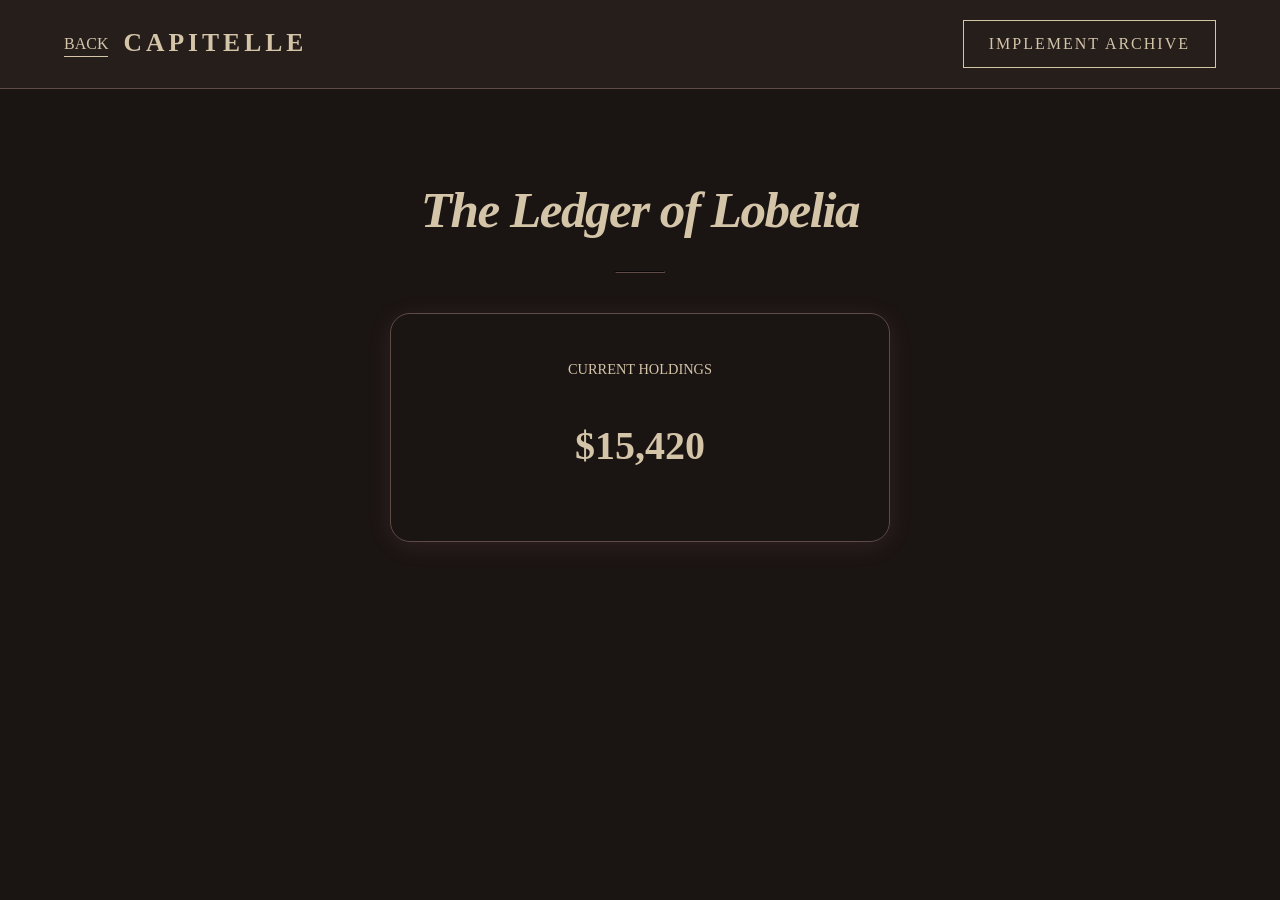
<file: vibe_academia.html>
<!DOCTYPE html>
<html lang="en">
<head>
    <meta charset="UTF-8">
    <title>Dark Academia Preview | CAPITelle</title>
    <link rel="stylesheet" href="style.css">
    <style>
        :root {
            --bg-main: #1a1412;
            --text-main: #d4c4a8;
            --accent-soft: #3c2f2c;
            --primary: #5e4b46;
        }
        body { background-color: var(--bg-main); color: var(--text-main); font-family: 'Times New Roman', serif; }
        .preview-nav { display: flex; justify-content: space-between; align-items: center; padding: 20px 5%; background: #261e1b; border-bottom: 1px solid var(--primary); }
        .back-group { display: flex; align-items: center; gap: 15px; }
        .btn-back { text-decoration: none; color: var(--text-main); border-bottom: 1px solid var(--text-main); }
        .implement-btn { border: 1px solid var(--text-main); color: var(--text-main); padding: 10px 25px; text-decoration: none; text-transform: uppercase; letter-spacing: 2px; }
    </style>
</head>
<body>
    <nav class="preview-nav">
        <div class="back-group">
            <a href="settings.html" class="btn-back">BACK</a>
            <span class="logo" style="pointer-events: none; letter-spacing: 4px;">CAPITELLE</span>
        </div>
        <a href="index.html" class="implement-btn">Implement Archive</a>
    </nav>
    <div class="container" style="margin-top: 80px; text-align: center;">
        <!-- Explicitly setting the color to the parchment-toned --text-main -->
        <h1 style="font-style: italic; color: var(--text-main);">The Ledger of Lobelia</h1> 
        <hr style="width: 50px; border-color: var(--primary); margin: 20px auto;">
        <div class="card" style="background: transparent; border: 1px solid var(--primary); max-width: 500px; margin: 40px auto; padding: 30px;">
            <p style="font-size: 0.9rem; text-transform: uppercase;">Current Holdings</p>
            <h2 style="font-size: 2.5rem;">$15,420</h2>
        </div>
    </div>
</body>
</html>
</file>
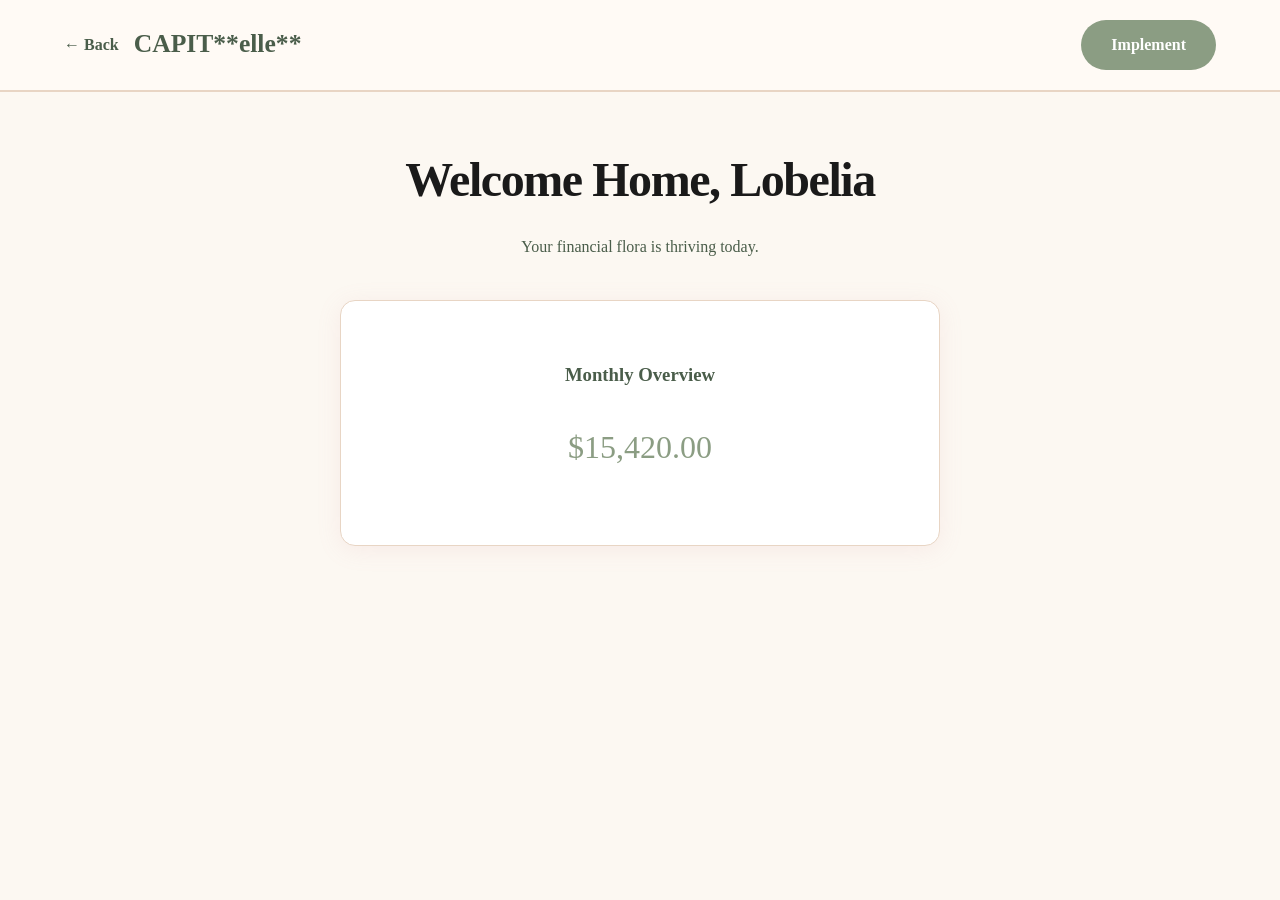
<file: vibe_cottage.html>
<!DOCTYPE html>
<html lang="en">
<head>
    <meta charset="UTF-8">
    <title>Cottagecore Preview | CAPITelle</title>
    <link rel="stylesheet" href="style.css">
    <style>
        :root {
            --bg-main: #fcf8f2;
            --text-main: #4a5d4a;
            --accent-soft: #e8d5c4;
            --primary: #8b9d83;
        }
        body { background-color: var(--bg-main); color: var(--text-main); font-family: 'Georgia', serif; }
        .preview-nav { display: flex; justify-content: space-between; align-items: center; padding: 20px 5%; background: #fffaf5; border-bottom: 2px solid var(--accent-soft); }
        .back-group { display: flex; align-items: center; gap: 15px; }
        .btn-back { text-decoration: none; color: var(--text-main); font-weight: 600; }
        .implement-btn { background: var(--primary); color: white; padding: 12px 30px; border-radius: 30px; text-decoration: none; font-weight: bold; }
        .card { background: white; border: 1px solid var(--accent-soft); border-radius: 15px; }
    </style>
</head>
<body>
    <nav class="preview-nav">
        <div class="back-group">
            <a href="settings.html" class="btn-back">← Back</a>
            <span class="logo" style="pointer-events: none; color: var(--text-main);">CAPIT**elle**</span>
        </div>
        <a href="index.html" class="implement-btn">Implement</a>
    </nav>
    <div class="container" style="margin-top: 50px; text-align: center;">
        <h1 style="font-size: 3rem;">Welcome Home, Lobelia</h1>
        <p>Your financial flora is thriving today.</p>
        <div class="card" style="max-width: 600px; margin: 40px auto; padding: 40px;">
            <h3>Monthly Overview</h3>
            <p style="font-size: 2rem; color: var(--primary);">$15,420.00</p>
        </div>
    </div>
</body>
</html>
</file>
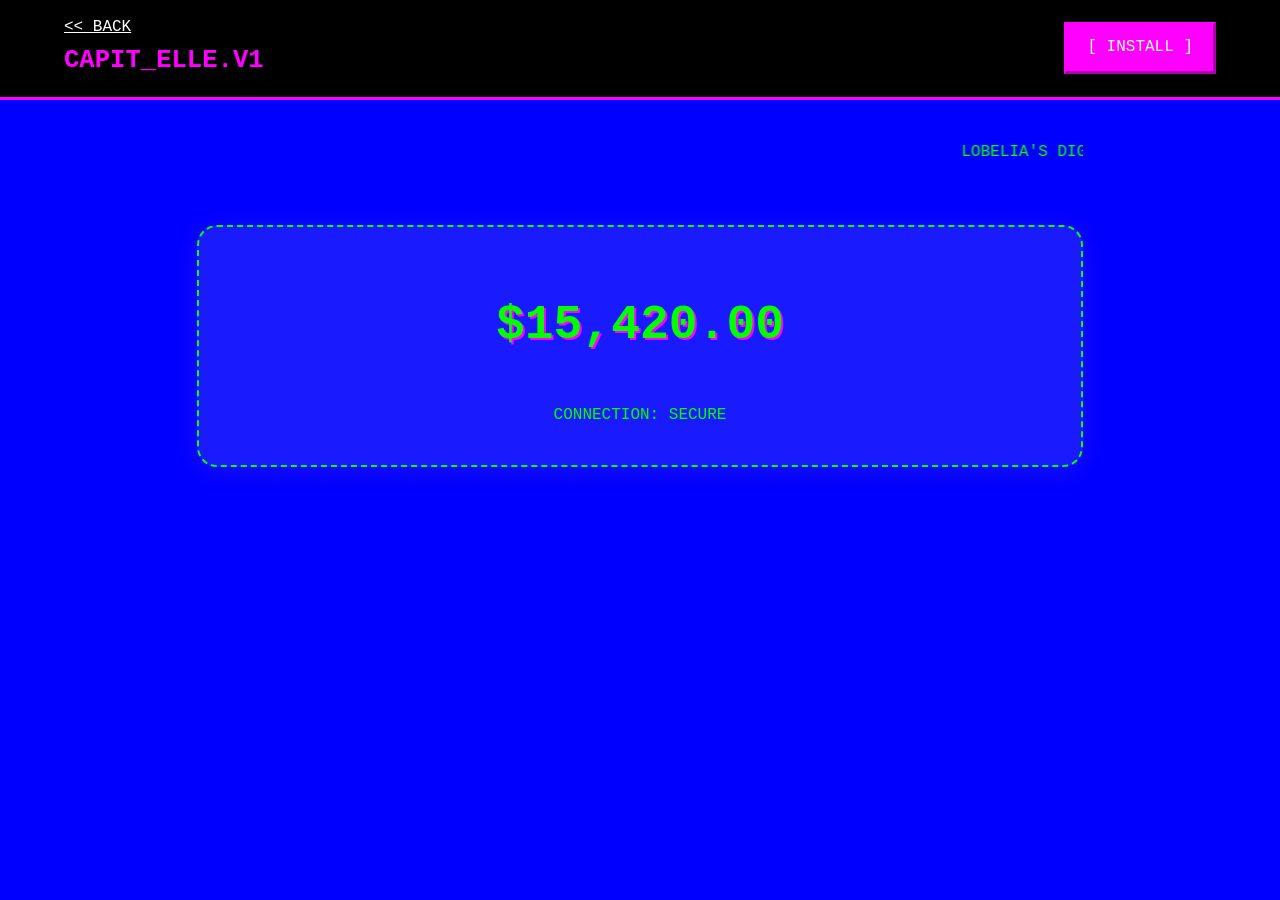
<file: vibe_y2k.html>
<!DOCTYPE html>
<html lang="en">
<head>
    <meta charset="UTF-8">
    <title>Y2K Preview | CAPITelle</title>
    <link rel="stylesheet" href="style.css">
    <style>
        :root {
            --bg-main: #0000ff;
            --text-main: #00ff00;
            --primary: #ff00ff;
        }
        body { background-color: var(--bg-main); color: var(--text-main); font-family: 'Courier New', monospace; text-transform: uppercase; }
        .preview-nav { display: flex; justify-content: space-between; align-items: center; padding: 15px 5%; background: #000; border-bottom: 3px solid var(--primary); }
        .btn-back { color: #fff; text-decoration: underline; }
        .implement-btn { background: var(--primary); color: #fff; padding: 10px 20px; text-decoration: none; border: 3px outset var(--primary); }
        .card { background: rgba(255,255,255,0.1); border: 2px dashed var(--text-main); padding: 20px; }
    </style>
</head>
<body>
    <nav class="preview-nav">
        <div class="back-group">
            <a href="settings.html" class="btn-back"><< BACK</a>
            <span class="logo" style="pointer-events: none; color: var(--primary);">CAPIT_ELLE.v1</span>
        </div>
        <a href="index.html" class="implement-btn">[ INSTALL ]</a>
    </nav>
    <div class="container" style="margin-top: 40px;">
        <marquee scrollamount="10">LOBELIA'S DIGITAL VAULT >>> ACCESS GRANTED</marquee>
        <div class="card" style="margin-top: 50px; text-align: center;">
            <h2 style="font-size: 3rem; filter: drop-shadow(2px 2px var(--primary));">$15,420.00</h2>
            <p>Connection: SECURE</p>
        </div>
    </div>
</body>
</html>
</file>
<file: style.css>
:root {
    --primary: #7FA88C; /* Sage Green (The "Money" color) */
    --secondary: #D88C9A; /* Dusty Rose (The "Personal" color) */
    --bg-main: #FFF0F3; /* Pale Pink / Blush Background */
    --surface: #ffffff;
    --text-main: #2D2A26;
    --text-muted: #6B6661;
    --border: #F0DDE1; /* Soft pink-tinted border */
    --shadow: 0 4px 24px rgba(216, 140, 154, 0.12); /* Subtle pink glow shadow */
    --radius: 20px;
}

* { box-sizing: border-box; }

body {
    margin: 0;
    font-family: 'Inter', system-ui, -apple-system, sans-serif;
    background-color: var(--bg-main);
    color: var(--text-main);
    line-height: 1.6;
}

nav {
    display: flex;
    justify-content: space-between;
    align-items: center;
    padding: 1.2rem 8%;
    background: rgba(255, 255, 255, 0.85); /* Slightly transparent white */
    backdrop-filter: blur(12px);
    border-bottom: 1px solid var(--border);
    position: sticky;
    top: 0;
    z-index: 100;
}

.logo { font-size: 1.6rem; font-weight: 800; display: flex; align-items: baseline; }
.capit { color: var(--primary); text-transform: uppercase; letter-spacing: 1px; }
.elle { color: var(--secondary); font-style: italic; font-family: serif; font-size: 2rem; margin-left: 2px; }

.nav-links a {
    text-decoration: none;
    color: var(--text-muted);
    font-weight: 600;
    margin-left: 2rem;
    transition: color 0.3s ease;
}

.nav-links a:hover { color: var(--secondary); }

.container {
    max-width: 950px;
    margin: 3rem auto;
    padding: 0 2rem;
}

/* Cards now feel lighter and float on the pink background */
.card {
    background: var(--surface);
    border: 1px solid var(--border);
    border-radius: var(--radius);
    padding: 2.5rem;
    box-shadow: var(--shadow);
    margin-bottom: 2rem;
}

/* THE BUTTON: Green to Pink transition */
button, .btn {
    background: var(--primary); /* Money Green */
    color: white;
    padding: 0.9rem 2rem;
    border-radius: 99px;
    border: none;
    font-weight: 600;
    cursor: pointer;
    transition: all 0.4s cubic-bezier(0.4, 0, 0.2, 1); /* Smooth transition */
    box-shadow: 0 4px 12px rgba(127, 168, 140, 0.2);
}

button:hover, .btn:hover {
    background: var(--secondary); /* Turns to Pink */
    transform: translateY(-3px);
    box-shadow: 0 6px 20px rgba(216, 140, 154, 0.3);
}

.ai-input-wrapper {
    background: #fff;
    border: 2px solid var(--border);
}

.ai-input-wrapper:focus-within {
    border-color: var(--secondary);
}

textarea {
    width: 100%;
    border: none;
    background: transparent;
    font-size: 1.1rem;
    padding: 1rem 0;
    resize: vertical;
    min-height: 100px;
    font-family: inherit;
    color: var(--text-main);
}

textarea:focus { outline: none; }

h1 { 
    font-size: 3.2rem; 
    font-weight: 900; 
    letter-spacing: -0.03em; 
    margin-bottom: 1rem; 
    color: #1a1a1a; 
}

.badge {
    background: var(--white);
    border: 1px solid var(--border);
    color: var(--secondary);
    padding: 6px 16px;
    border-radius: 20px;
    font-size: 0.8rem;
    font-weight: 700;
    text-transform: uppercase;
    display: inline-block;
    margin-bottom: 1rem;
}

/* Updated Progress Bar to match the theme */
progress {
    width: 100%;
    height: 14px;
    border-radius: 10px;
    appearance: none;
    border: none;
    background-color: #FEEAEF; /* Light pink track */
}

progress::-webkit-progress-bar { background-color: #FEEAEF; border-radius: 10px; }
progress::-webkit-progress-value { background-color: var(--primary); border-radius: 10px; }

input {
    width: 100%;
    padding: 0.9rem;
    margin: 0.5rem 0 1.2rem;
    border-radius: 12px;
    border: 1px solid var(--border);
    font-family: inherit;
    transition: border-color 0.3s;
}

input:focus {
    outline: none;
    border-color: var(--secondary);
}

.footer { text-align: center; padding: 4rem 0; color: var(--text-muted); font-size: 0.9rem; }
</file>
